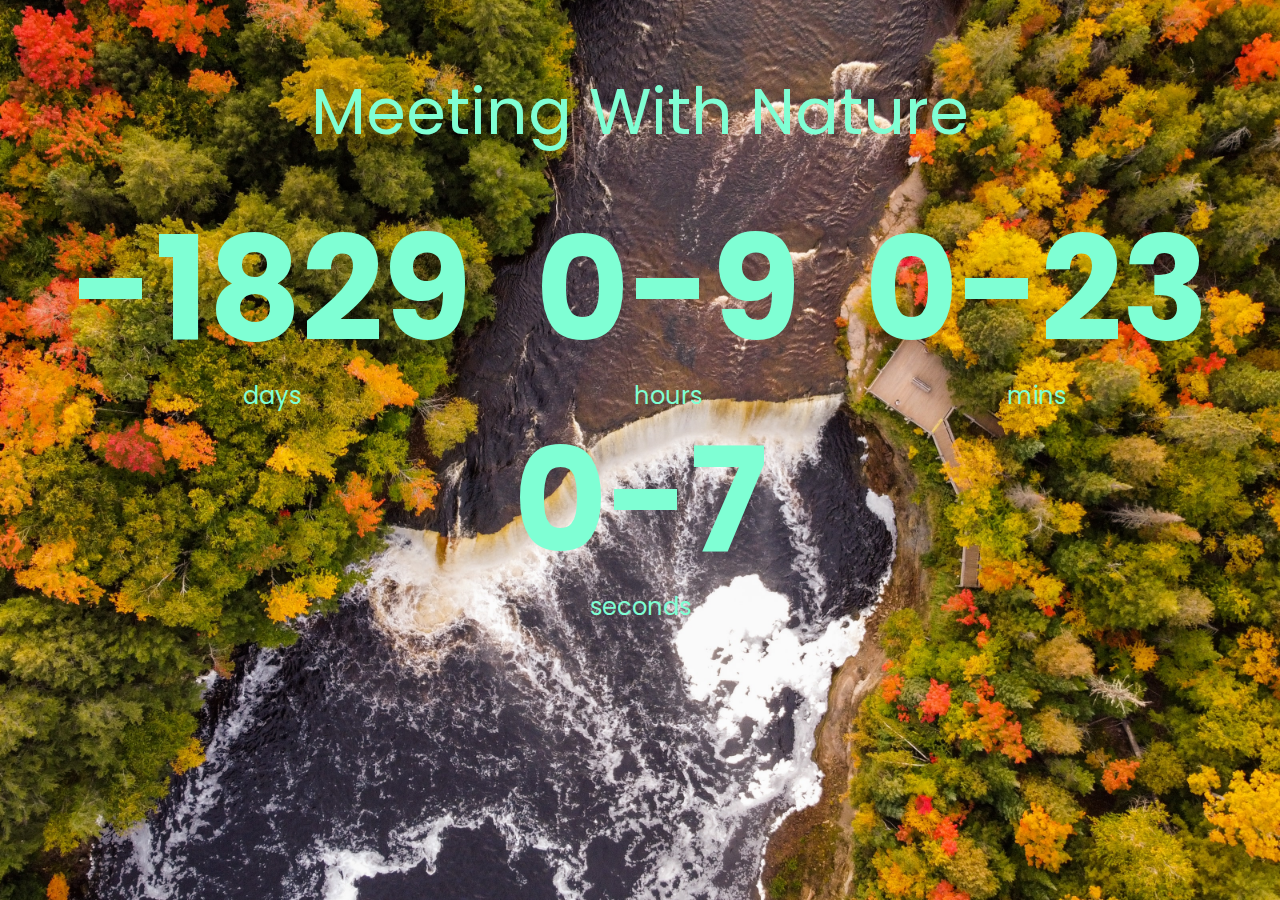
<file: CountdownTimer/index.html>
<!DOCTYPE html>
<html lang="en">
<head>
    <meta charset="UTF-8">
    <meta http-equiv="X-UA-Compatible" content="IE=edge">
    <meta name="viewport" content="width=device-width, initial-scale=1.0">
    <title>Countdown Timer</title>
    <link rel="stylesheet" href="styles.css">
</head>
<body>
    <h1>Meeting With Nature</h1>
    <div class="countdown-container">
        <div class="countdown-el days-c">
            <p class="big-text" id="days">1</p>
            <span>days</span>
        </div>
        <div class="countdown-el hours-c">
            <p class="big-text" id="hours">1</p>
            <span>hours</span>
        </div>
        <div class="countdown-el mins-c">
            <p class="big-text" id="mins">1</p> 
            <span>mins</span>
        </div>
        <div class="countdown-el seconds-c">
            <p class="big-text" id="seconds">1</p>
            <span>seconds</span>
        </div>
    </div
</body>
 <script src="scripts.js"></script>
</html>
</file>
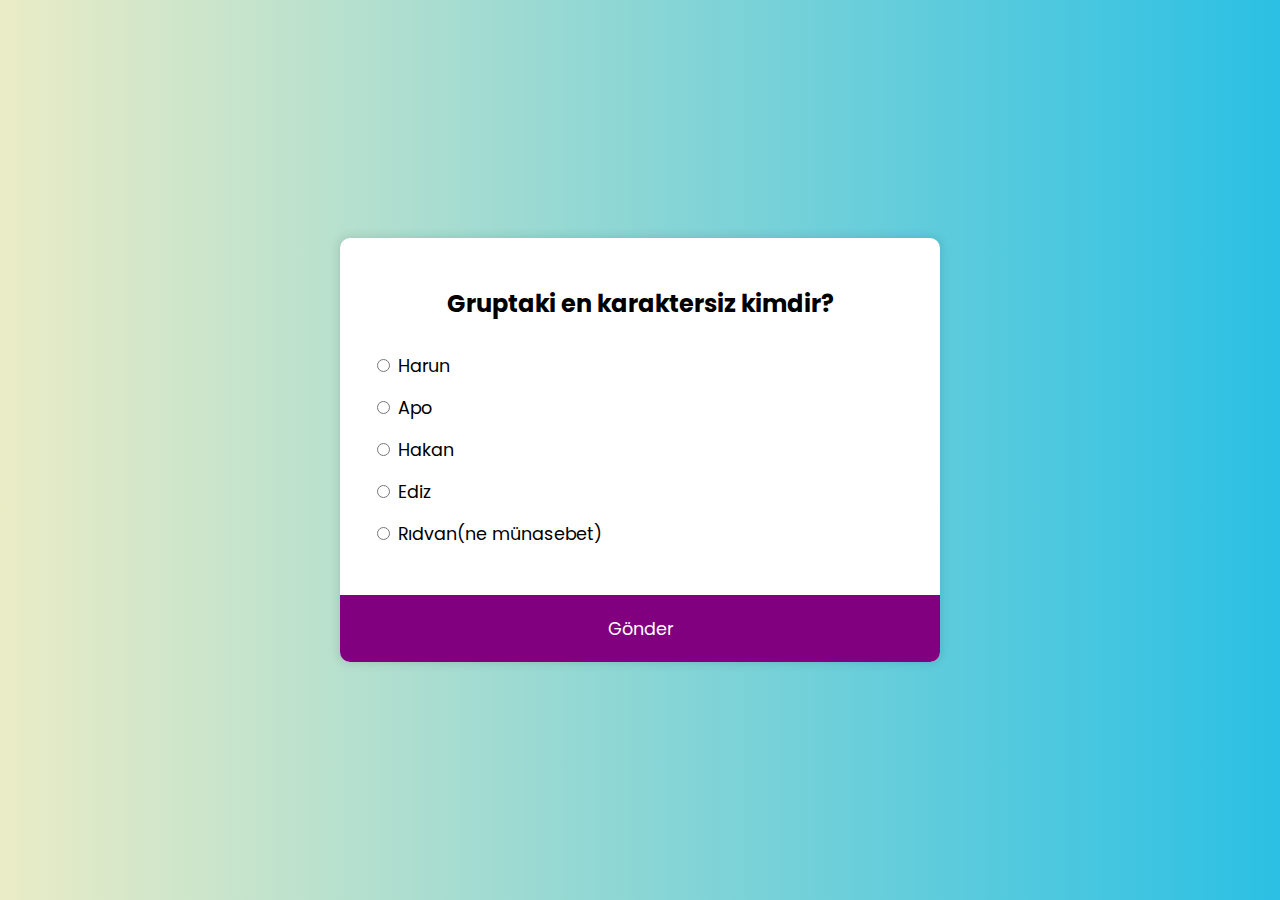
<file: QuizApp/index.html>
<!DOCTYPE html>
<html lang="en">
<head>
    <meta charset="UTF-8">
    <meta http-equiv="X-UA-Compatible" content="IE=edge">
    <meta name="viewport" content="width=device-width, initial-scale=1.0">
    <title>Title</title>
    <link rel="stylesheet" href="styles.css">
    
</head>
<body>
    <div class="quiz-container" id="quiz">
        <div class="quiz-header">
            <h2 id="question">Soru cümlesi</h2>
            <ul>
                <li>
                    <input type="radio" id="a" class="answer" name="answer">
                    <label for="a" id="a_text">Soru</label>
                </li>
                <li>
                    <input type="radio" id="b" class="answer" name="answer">
                    <label for="b" id="b_text">Soru</label>
                </li>
                <li>
                    <input type="radio" id="c" class="answer" name="answer">
                    <label for="c" id="c_text" >Soru</label>
                </li>
                <li>
                    <input type="radio" id="d" class="answer" name="answer">
                    <label for="d" id="d_text">Soru</label>
                </li>
                <li>
                    <input type="radio" id="e" class="answer" name="answer">
                    <label for="e" id="e_text">Soru</label>
                </li>
            </ul>
        </div>
        <button id="submit">Gönder</button>
    </div>

</body>
<script src="scripts.js"></script>
</html>
</file>
<file: CountdownTimer/styles.css>
@import url('https://fonts.googleapis.com/css2?family=Poppins:wght@200;400;600&display=swap');

*{
    box-sizing: border-box;

}

body {
    background-image: url(./images/river.jpg);
    background-size: cover;
    background-position: center center;
    display: flex;
    flex-direction: column;
    align-items: center;

    min-height: 100vh;
    font-family: "Poppins",sans-serif;
    color: aquamarine;
    margin: 0;
    
}

h1{
    font-size: 4rem;
    font-weight: normal;
    margin-top: 4rem;
}

.big-text {
    font-size: 9rem;
    font-weight: bold;
    line-height: 1;
    margin: 1rem 2rem;
}

.countdown-container {
    display: flex;
    flex-wrap: wrap;
    justify-content: center;

}

.countdown-el {
    text-align: center;
}

.countdown-el span {
    font-size: 1.5rem;
}
</file>
<file: QuizApp/styles.css>
@import url('https://fonts.googleapis.com/css2?family=Poppins:wght@200;400;600&display=swap');

*{
    box-sizing: border-box;

}

body {
    background: #2BC0E4;  /* fallback for old browsers */
    background: -webkit-linear-gradient(to right, #EAECC6, #2BC0E4);  /* Chrome 10-25, Safari 5.1-6 */
    background: linear-gradient(to right, #EAECC6, #2BC0E4); /* W3C, IE 10+/ Edge, Firefox 16+, Chrome 26+, Opera 12+, Safari 7+ */
    display: flex;
    align-items: center;
    justify-content: center;


    font-family: "Poppins",sans-serif;
    margin: 0;
    min-height: 100vh;
    
}
.quiz-container{
    background-color: white;
    width: 600px;
    max-width: 100%;
    border-radius: 10px;
    overflow: hidden;
    box-shadow: 0 0 10px 2px rgba(0,0, 0, 0.1);

}
.quiz-header{
    padding: 2rem;
}

h2 {
    padding: 1rem;
    text-align: center;
    margin: 0;
}

ul{
    list-style-type: none;
    padding: 0;
}
ul li{
    font-size: 1.1rem;
    margin: 1rem 0;
}

ul li label {
    cursor: pointer;
}

button{
    background-color: purple;
    border: none;
    color: white;
    cursor: pointer;
    display: block;
    font-family: inherit;
    font-size: 1.1rem;
    width: 100%;
    padding: 1.3rem;
    min-height: 50px;
}
button:hover{
    background-color: rgb(99, 14, 99);
}

button:focus {
    background-color: #5e3370;
    outline: none;
}
</file>
